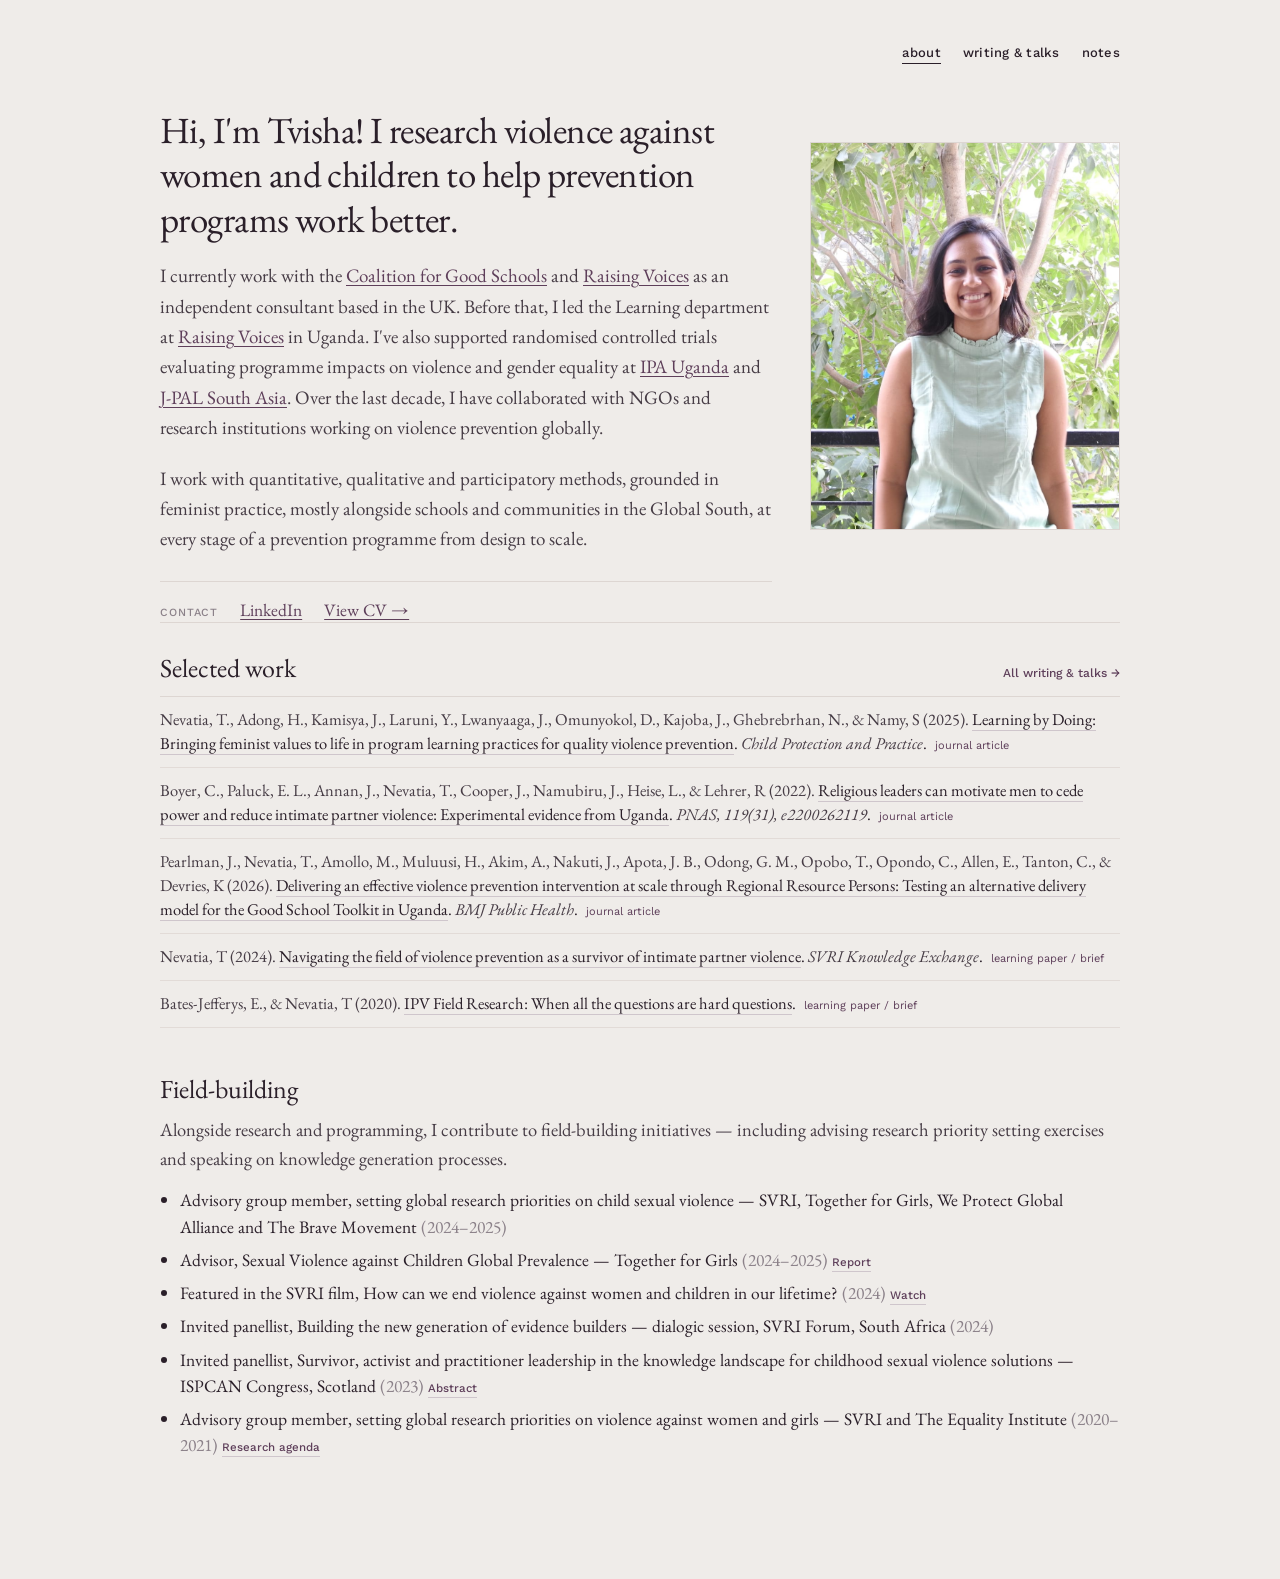
<file: index.html>
<!DOCTYPE html>
<html lang="en">
<head>
  <meta charset="utf-8">
  <meta name="viewport" content="width=device-width, initial-scale=1">
  <base href="/">
  <title>Tvisha Nevatia</title>
  <meta name="description" content="Violence prevention researcher — about, writing and notes.">
  <link rel="stylesheet" href="style.css">
</head>
<body>
<div class="page-wrap">

  <header class="site-header">
    <div class="wordmark" id="wordmark" onclick="navigate('home')"></div>
    <nav class="nav">
      <span class="nav-item" data-page="home" onclick="navigate('home')">about</span>
      <span class="nav-item" data-page="writing" onclick="navigate('writing')">writing &amp; talks</span>
      <span class="nav-item" data-page="notes" onclick="navigate('notes')">notes</span>
    </nav>
  </header>

  <!-- ====== ABOUT ====== -->
  <main id="page-home" class="page">
    <div class="content-col">
      <section class="hero">
        <div class="hero-text">
          <h1>Hi, I'm Tvisha! I research violence against women and children to help prevention programs work better.</h1>
          <p>I currently work with the <a href="https://coalitionforgoodschools.org/" target="_blank" rel="noopener">Coalition for Good Schools</a> and <a href="https://raisingvoices.org/" target="_blank" rel="noopener">Raising Voices</a> as an independent consultant based in the UK. Before that, I led the Learning department at <a href="https://raisingvoices.org/" target="_blank" rel="noopener">Raising Voices</a> in Uganda. I've also supported randomised controlled trials evaluating programme impacts on violence and gender equality at <a href="https://poverty-action.org/uganda" target="_blank" rel="noopener">IPA Uganda</a> and <a href="https://www.povertyactionlab.org/j-pal-south-asia" target="_blank" rel="noopener">J-PAL South Asia</a>. Over the last decade, I have collaborated with NGOs and research institutions working on violence prevention globally.&nbsp;</p>
          <p>I work with quantitative, qualitative and participatory methods, grounded in feminist practice, mostly alongside schools and communities in the Global South, at every stage of a prevention programme from design to scale.</p>
          <div class="contact-row">
            <span class="contact-label">Contact</span>
            <a href="https://www.linkedin.com/in/tvisha-nevatia-0a491277/" class="contact-link">LinkedIn</a>
            <a href="https://drive.google.com/file/d/1OYPmfw_YKJex7MQVkHKQFRqeLodctXSR/view?usp=sharing" class="contact-link" target="_blank" rel="noopener noreferrer">View CV &rarr;</a>
          </div>
        </div>
        <div class="portrait-col">
          <img src="assets/p-sage.jpeg" alt="Tvisha Nevatia" class="portrait">
        </div>
      </section>

      <section class="selected-section">
        <div class="selected-header">
          <h2>Selected work</h2>
          <span class="all-writing-link" onclick="navigate('writing')">All writing &amp; talks &rarr;</span>
        </div>
        <div class="selected-list" id="selected-list"></div>
      </section>

      <section class="field-section">
        <h2>Field-building</h2>
        <p class="field-intro">Alongside research and programming, I contribute to field-building initiatives — including advising research priority setting exercises and speaking on knowledge generation processes.</p>
        <ul class="field-list" id="field-list"></ul>
      </section>
    </div>
  </main>

  <!-- ====== WRITING ====== -->
  <main id="page-writing" class="page">
    <div class="content-col">
      <div class="writing-header">
        <h1>Writing &amp; talks</h1>
        <span class="writing-count" id="writing-total"></span>
      </div>
      <div class="controls">
        <span class="controls-label">group by</span>
        <button class="chip" data-sort="type" onclick="setGroupBy('type')">type</button>
        <button class="chip" data-sort="theme" onclick="setGroupBy('theme')">theme</button>
      </div>
      <div id="writing-list"></div>
    </div>
  </main>

  <!-- ====== NOTES ====== -->
  <main id="page-notes" class="page">
    <div class="content-col notes-col">
      <div id="notes-list-view">
        <h1>Notes</h1>
        <section id="notes-list"></section>
      </div>
      <div id="note-article-view" style="display:none"></div>
    </div>
  </main>

</div>
<script src="script.js"></script>
</body>
</html>
</file>
<file: style.css>
@import url('https://fonts.googleapis.com/css2?family=EB+Garamond:ital,wght@0,400;0,500;0,600;1,400&family=Work+Sans:wght@300;400;500&display=swap');

*,
*::before,
*::after {
  box-sizing: border-box;
}

body {
  margin: 0;
  background: #efece9;
  font-family: 'EB Garamond', Georgia, serif;
  color: #2a1f29;
  -webkit-font-smoothing: antialiased;
  -moz-osx-font-smoothing: grayscale;
}

a {
  color: #5e3f5a;
  text-decoration-thickness: 1px;
  text-underline-offset: 3px;
}

a:hover {
  color: #3d2839;
}

.page-wrap {
  min-height: 100vh;
  padding: 0 clamp(18px, 4vw, 32px) 120px;
}

.content-col {
  max-width: 960px;
  margin: 0 auto;
}

.notes-col {
  padding-right: clamp(0px, 14%, 150px);
}

/* --- Header --- */

.site-header {
  max-width: 960px;
  margin: 0 auto;
  display: flex;
  justify-content: space-between;
  align-items: baseline;
  gap: 24px;
  padding: 34px 0 30px;
  flex-wrap: wrap;
}

.wordmark {
  font: 500 23px/1 'EB Garamond', serif;
  letter-spacing: -0.01em;
  cursor: pointer;
  min-height: 23px;
}

.nav {
  display: flex;
  gap: 22px;
  font: 500 13px/1 'Work Sans', sans-serif;
  letter-spacing: 0.02em;
}

.nav-item {
  cursor: pointer;
  padding-bottom: 4px;
  border-bottom: 1.5px solid transparent;
}

.nav-item[aria-current="page"] {
  border-bottom-color: #2a1f29;
}

/* --- About page --- */

.hero {
  display: flex;
  gap: 38px;
  align-items: flex-end;
  flex-wrap: wrap-reverse;
  padding: 14px 0 0;
}

.hero-text {
  flex: 1;
  min-width: min(320px, 100%);
  display: flex;
  flex-direction: column;
  gap: 20px;
}

.hero h1 {
  margin: 0;
  font: 400 37px/1.2 'EB Garamond', serif;
  letter-spacing: -0.015em;
  text-wrap: pretty;
}

.hero p {
  margin: 0;
  font: 400 19px/1.6 'EB Garamond', serif;
  color: #463c45;
  text-wrap: pretty;
}

.portrait-col {
  width: 310px;
  max-width: 100%;
  flex: none;
  margin-top: 34px;
  margin-bottom: 26px;
}

.portrait {
  width: 100%;
  aspect-ratio: 4/5;
  object-fit: cover;
  object-position: 53% 30%;
  border: 1px solid #ddd6d2;
}

/* --- Contact row --- */

.contact-row {
  display: flex;
  align-items: baseline;
  gap: 22px;
  flex-wrap: wrap;
  margin-top: 6px;
  padding-top: 16px;
  border-top: 1px solid #ddd6d2;
}

.contact-label {
  font: 500 11px/1 'Work Sans', sans-serif;
  letter-spacing: 0.08em;
  text-transform: uppercase;
  color: #8b8189;
}

.contact-link {
  font: 400 17.5px/1.4 'EB Garamond', serif;
}

/* --- Selected work --- */

.selected-section {
  padding: 30px 0 0;
  border-top: 1px solid #ddd6d2;
}

.selected-header {
  display: flex;
  justify-content: space-between;
  align-items: baseline;
  gap: 20px;
  flex-wrap: wrap;
  margin-bottom: 12px;
}

.selected-header h2 {
  margin: 0;
  font: 400 26px/1.2 'EB Garamond', serif;
}

.all-writing-link {
  cursor: pointer;
  font: 500 12px/1 'Work Sans', sans-serif;
  color: #5e3f5a;
}

.selected-list {
  border-top: 1px solid #ddd6d2;
}

/* --- Citation row --- */

.citation-row {
  padding: 11px 0;
}

.citation-row p {
  margin: 0;
  font: 400 16.5px/1.45 'EB Garamond', serif;
  text-wrap: pretty;
}

.citation-row .cite-meta {
  color: #463c45;
}

.citation-row .cite-title-link {
  color: inherit;
  text-decoration: none;
  border-bottom: 1px solid #cfc6cc;
}

.citation-row .cite-title-link:hover {
  color: #5e3f5a;
  border-color: #5e3f5a;
}

.citation-row .cite-venue {
  color: #463c45;
  font-style: italic;
}

.citation-row .cite-tag {
  font: 400 11px/1 'Work Sans', sans-serif;
  color: #5e3f5a;
  white-space: nowrap;
  margin-left: 5px;
}

/* About uses bottom borders, Writing uses top borders */
.selected-list .citation-row {
  border-bottom: 1px solid #e2dbd7;
}

.writing-group .citation-row {
  border-top: 1px solid #e2dbd7;
}

/* --- Field-building --- */

.field-section {
  padding: 46px 0 0;
}

.field-section h2 {
  margin: 0 0 10px;
  font: 400 26px/1.2 'EB Garamond', serif;
}

.field-intro {
  margin: 0 0 14px;
  font: 400 18.5px/1.58 'EB Garamond', serif;
  color: #463c45;
  text-wrap: pretty;
}

.field-list {
  margin: 0;
  padding: 0 0 0 20px;
  display: flex;
  flex-direction: column;
  gap: 7px;
}

.field-list li {
  font: 400 17.5px/1.5 'EB Garamond', serif;
  text-wrap: pretty;
}

.field-list .field-years {
  color: #8b8189;
}

.field-list .field-link {
  font: 500 11.5px/1 'Work Sans', sans-serif;
  text-decoration: none;
  border-bottom: 1px solid #cfc6cc;
  padding-bottom: 2px;
  white-space: nowrap;
}

/* --- Writing page --- */

.writing-header {
  display: flex;
  justify-content: space-between;
  align-items: flex-end;
  gap: 20px;
  flex-wrap: wrap;
  padding: 14px 0 20px;
}

.writing-header h1 {
  margin: 0;
  font: 400 37px/1.14 'EB Garamond', serif;
  letter-spacing: -0.015em;
}

.writing-count {
  font: 400 12.5px/1 'Work Sans', sans-serif;
  color: #8b8189;
}

.controls {
  display: flex;
  gap: 10px;
  align-items: center;
  flex-wrap: wrap;
  padding: 0 0 8px;
  border-bottom: 1px solid #2a1f29;
}

.controls-label {
  font: 400 12px/1 'Work Sans', sans-serif;
  color: #8b8189;
  margin-right: 2px;
}

.chip {
  cursor: pointer;
  font: 500 12.5px/1 'Work Sans', sans-serif;
  padding: 7px 12px;
  border: 1px solid #cfc6cc;
  border-radius: 100px;
  background: transparent;
  color: #2a1f29;
}

.chip[aria-pressed="true"] {
  background: #2a1f29;
  color: #efece9;
}

.writing-group {
  padding-top: 20px;
}

.writing-group + .writing-group {
  padding-top: 38px;
}

.group-heading {
  margin: 0 0 4px;
  font: 500 22px/1.24 'EB Garamond', serif;
  letter-spacing: -0.01em;
}

/* --- Notes page --- */

#page-notes h1 {
  margin: 0;
  font: 400 37px/1.14 'EB Garamond', serif;
  letter-spacing: -0.015em;
  padding: 14px 0 14px;
}

.notes-opener {
  margin: 0;
  font: 400 19px/1.62 'EB Garamond', serif;
  color: #463c45;
  text-wrap: pretty;
}

.note-entry {
  padding: 22px 0;
  border-top: 1px solid #e2dbd7;
  display: flex;
  flex-direction: column;
  gap: 9px;
}

.note-cover-banner {
  width: 100%;
  border-radius: 4px;
  margin: 8px 0 4px;
}

.note-date {
  font: 400 11.5px/1 'Work Sans', sans-serif;
  letter-spacing: 0.06em;
  text-transform: uppercase;
  color: #9a8f98;
}

.note-title {
  margin: 0;
  font: 400 26px/1.24 'EB Garamond', serif;
  letter-spacing: -0.01em;
  text-wrap: pretty;
}

.note-hook {
  margin: 0;
  font: 400 18.5px/1.58 'EB Garamond', serif;
  color: #463c45;
  text-wrap: pretty;
}

.note-action {
  font: 500 12px/1 'Work Sans', sans-serif;
  color: #5e3f5a;
  text-decoration: none;
  border-bottom: 1px solid #cfc6cc;
  padding-bottom: 4px;
  align-self: flex-start;
  cursor: pointer;
  background: none;
  border-top: none;
  border-left: none;
  border-right: none;
  padding-top: 0;
  padding-left: 0;
  padding-right: 0;
}

/* --- Note article --- */

.note-back {
  cursor: pointer;
  font: 500 12px/1 'Work Sans', sans-serif;
  color: #5e3f5a;
  background: none;
  border: none;
  padding: 0;
}

.note-article-date {
  display: block;
  margin: 26px 0 8px;
  font: 400 11.5px/1 'Work Sans', sans-serif;
  letter-spacing: 0.06em;
  text-transform: uppercase;
  color: #9a8f98;
}

.note-article h1 {
  margin: 0;
  font: 400 34px/1.2 'EB Garamond', serif;
  letter-spacing: -0.015em;
  text-wrap: pretty;
  padding: 0;
}

.note-article-lede {
  margin: 16px 0 0;
  font: 400 20px/1.55 'EB Garamond', serif;
  color: #2a1f29;
  text-wrap: pretty;
}

.note-body {
  margin: 30px 0 0;
  display: flex;
  flex-direction: column;
  gap: 20px;
}

.note-body h2 {
  margin: 14px 0 0;
  font: 500 23px/1.3 'EB Garamond', serif;
  letter-spacing: -0.01em;
  text-wrap: pretty;
}

.note-body p {
  margin: 0;
  font: 400 18.5px/1.62 'EB Garamond', serif;
  color: #463c45;
  text-wrap: pretty;
}

.note-body ul {
  margin: 0;
  padding: 0 0 0 22px;
  display: flex;
  flex-direction: column;
  gap: 11px;
}

.note-body li {
  font: 400 18.5px/1.6 'EB Garamond', serif;
  color: #463c45;
  text-wrap: pretty;
}

.note-body li .li-label {
  color: #2a1f29;
}

.note-body figure {
  margin: 6px 0;
  display: flex;
  flex-direction: column;
  gap: 9px;
}

.note-body .fig-placeholder {
  aspect-ratio: 16/9;
  border: 1px dashed #cfc6cc;
  background: #f7f5f7;
  display: flex;
  align-items: center;
  justify-content: center;
  font: 400 11px/1.4 'Work Sans', sans-serif;
  color: #9a8f98;
  text-align: center;
  padding: 10px;
}

.note-body figcaption {
  font: 400 14.5px/1.5 'Work Sans', sans-serif;
  color: #8b8189;
  text-wrap: pretty;
}

.note-footer {
  margin: 34px 0 0;
  padding-top: 18px;
  border-top: 1px solid #e2dbd7;
  font: 400 15px/1.5 'Work Sans', sans-serif;
  color: #8b8189;
}

/* --- Page visibility --- */

.page { display: none; }
.page.active { display: block; }
</file>
